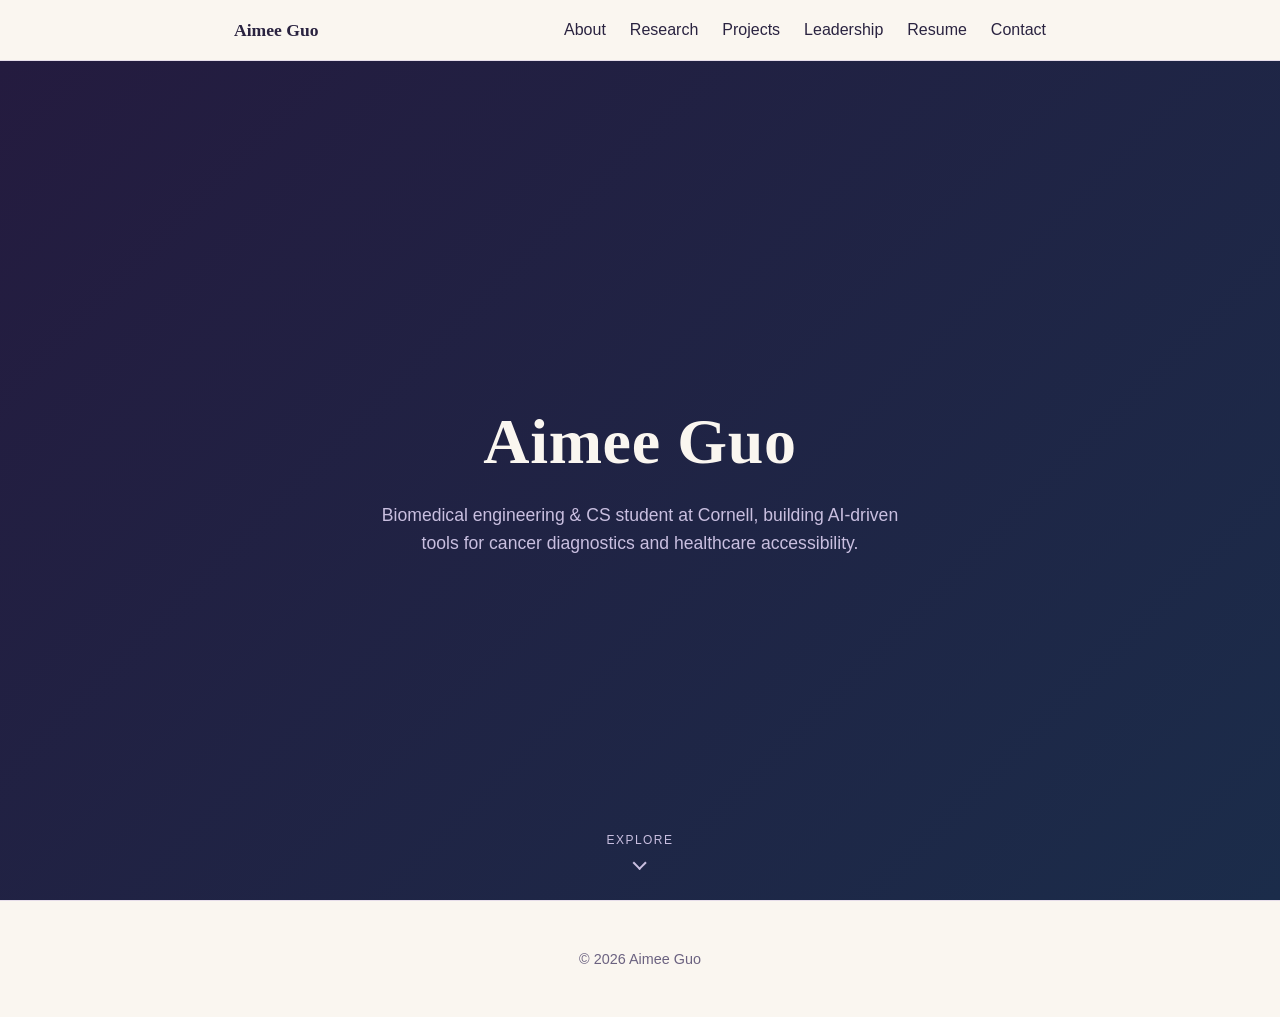
<file: index.html>
<!DOCTYPE html>
<html lang="en">
<head>
  <meta charset="UTF-8" />
  <meta name="viewport" content="width=device-width, initial-scale=1.0" />
  <title>Aimee Guo</title>
  <meta name="description" content="Portfolio of Aimee Guo — projects, resume, and contact." />
  <link rel="stylesheet" href="style.css" />
</head>
<body>
  <header class="site-header">
    <nav class="nav">
      <a class="nav-brand" href="index.html">Aimee Guo</a>
      <button class="nav-toggle" id="navToggle" aria-label="Toggle menu" aria-expanded="false">
        <span></span><span></span><span></span>
      </button>
      <ul class="nav-links" id="navLinks">
        <li><a href="about.html">About</a></li>
        <li><a href="research.html">Research</a></li>
        <li><a href="projects.html">Projects</a></li>
        <li><a href="leadership.html">Leadership</a></li>
        <li><a href="resume.html">Resume</a></li>
        <li><a href="contact.html">Contact</a></li>
      </ul>
    </nav>
  </header>

  <main>
    <section class="hero">
      <h1>Aimee Guo</h1>
      <p class="tagline">Biomedical engineering & CS student at Cornell, building AI-driven tools for cancer diagnostics and healthcare accessibility.</p>
      <a class="scroll-cue" href="about.html" aria-label="Go to the About page">
        <span class="scroll-text">Explore</span>
        <span class="arrow" aria-hidden="true"></span>
      </a>
    </section>
  </main>

  <footer class="site-footer">
    <p>&copy; <span id="year"></span> Aimee Guo</p>
  </footer>

  <script src="script.js"></script>
</body>
</html>
</file>
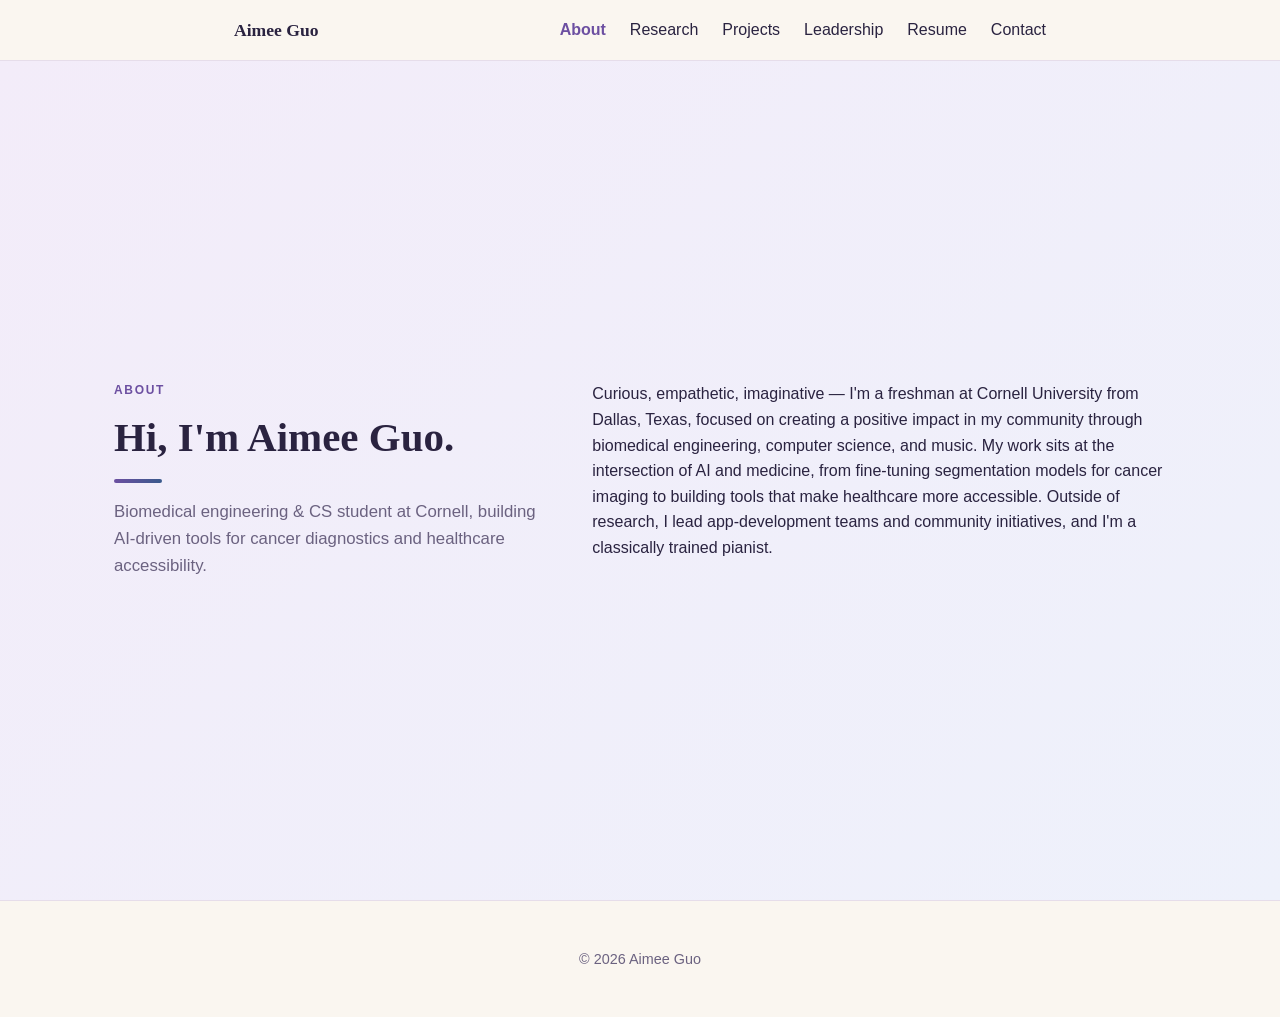
<file: about.html>
<!DOCTYPE html>
<html lang="en">
<head>
  <meta charset="UTF-8" />
  <meta name="viewport" content="width=device-width, initial-scale=1.0" />
  <title>About — Aimee Guo</title>
  <meta name="description" content="About Aimee Guo — biomedical engineering & CS student at Cornell." />
  <link rel="stylesheet" href="style.css" />
</head>
<body>
  <header class="site-header">
    <nav class="nav">
      <a class="nav-brand" href="index.html">Aimee Guo</a>
      <button class="nav-toggle" id="navToggle" aria-label="Toggle menu" aria-expanded="false">
        <span></span><span></span><span></span>
      </button>
      <ul class="nav-links" id="navLinks">
        <li><a href="about.html" class="active">About</a></li>
        <li><a href="research.html">Research</a></li>
        <li><a href="projects.html">Projects</a></li>
        <li><a href="leadership.html">Leadership</a></li>
        <li><a href="resume.html">Resume</a></li>
        <li><a href="contact.html">Contact</a></li>
      </ul>
    </nav>
  </header>

  <main>
    <section class="page-hero">
      <div class="page-hero-inner">
        <div class="page-hero-header">
          <p class="eyebrow">About</p>
          <h1>Hi, I'm Aimee Guo.</h1>
          <div class="accent-bar"></div>
          <p class="subtitle">Biomedical engineering & CS student at Cornell, building AI-driven tools for cancer diagnostics and healthcare accessibility.</p>
        </div>
        <div class="page-hero-content">
          <p>
            Curious, empathetic, imaginative — I'm a freshman at Cornell University from Dallas, Texas,
            focused on creating a positive impact in my community through biomedical engineering,
            computer science, and music. My work sits at the intersection of AI and medicine, from
            fine-tuning segmentation models for cancer imaging to building tools that make healthcare
            more accessible. Outside of research, I lead app-development teams and community
            initiatives, and I'm a classically trained pianist.
          </p>
        </div>
      </div>
    </section>
  </main>

  <footer class="site-footer">
    <p>&copy; <span id="year"></span> Aimee Guo</p>
  </footer>

  <script src="script.js"></script>
</body>
</html>
</file>
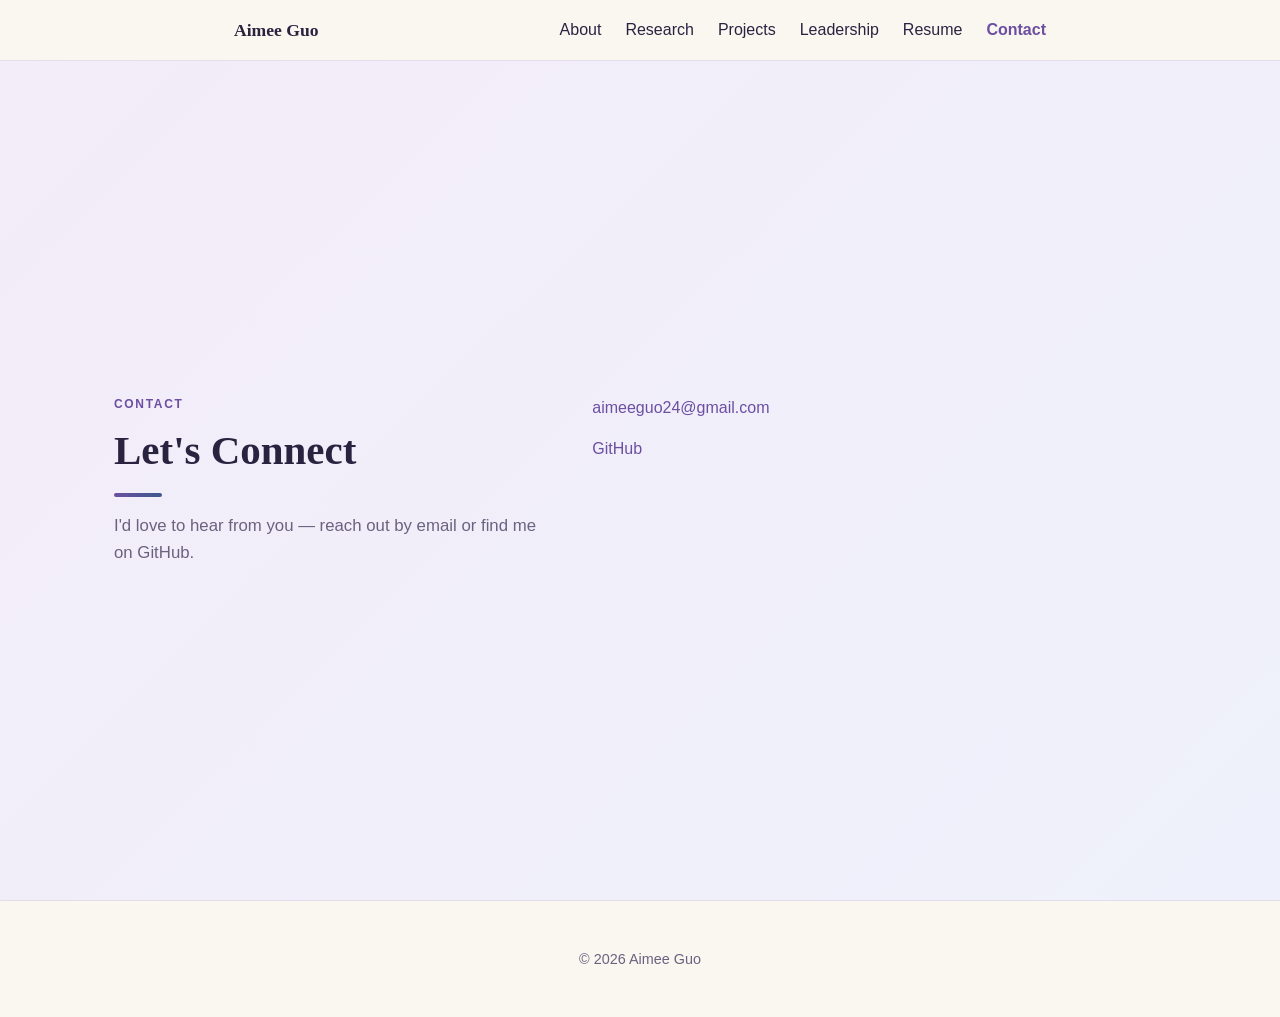
<file: contact.html>
<!DOCTYPE html>
<html lang="en">
<head>
  <meta charset="UTF-8" />
  <meta name="viewport" content="width=device-width, initial-scale=1.0" />
  <title>Contact — Aimee Guo</title>
  <meta name="description" content="Get in touch with Aimee Guo." />
  <link rel="stylesheet" href="style.css" />
</head>
<body>
  <header class="site-header">
    <nav class="nav">
      <a class="nav-brand" href="index.html">Aimee Guo</a>
      <button class="nav-toggle" id="navToggle" aria-label="Toggle menu" aria-expanded="false">
        <span></span><span></span><span></span>
      </button>
      <ul class="nav-links" id="navLinks">
        <li><a href="about.html">About</a></li>
        <li><a href="research.html">Research</a></li>
        <li><a href="projects.html">Projects</a></li>
        <li><a href="leadership.html">Leadership</a></li>
        <li><a href="resume.html">Resume</a></li>
        <li><a href="contact.html" class="active">Contact</a></li>
      </ul>
    </nav>
  </header>

  <main>
    <section class="page-hero">
      <div class="page-hero-inner">
        <div class="page-hero-header">
          <p class="eyebrow">Contact</p>
          <h1>Let's Connect</h1>
          <div class="accent-bar"></div>
          <p class="subtitle">I'd love to hear from you — reach out by email or find me on GitHub.</p>
        </div>
        <div class="page-hero-content">
          <p>
            <a href="mailto:aimeeguo24@gmail.com">aimeeguo24@gmail.com</a>
          </p>
          <ul class="social-links">
            <li><a href="https://github.com/aimeeguo24" target="_blank" rel="noopener">GitHub</a></li>
            <!-- <li><a href="https://www.linkedin.com/in/yourname" target="_blank" rel="noopener">LinkedIn</a></li> -->
          </ul>
        </div>
      </div>
    </section>
  </main>

  <footer class="site-footer">
    <p>&copy; <span id="year"></span> Aimee Guo</p>
  </footer>

  <script src="script.js"></script>
</body>
</html>
</file>
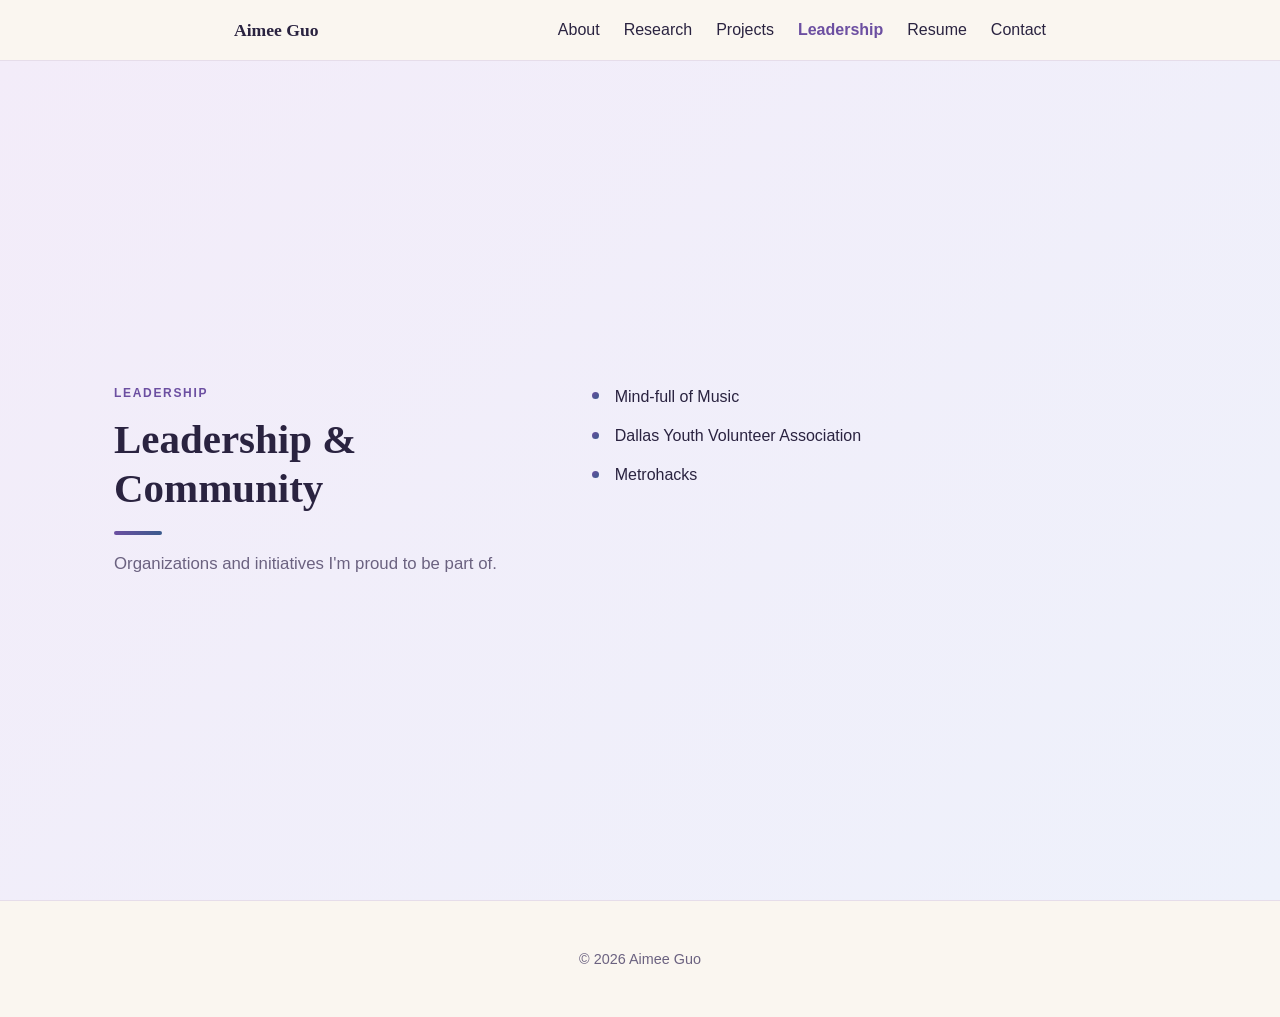
<file: leadership.html>
<!DOCTYPE html>
<html lang="en">
<head>
  <meta charset="UTF-8" />
  <meta name="viewport" content="width=device-width, initial-scale=1.0" />
  <title>Leadership — Aimee Guo</title>
  <meta name="description" content="Leadership and community initiatives led by Aimee Guo." />
  <link rel="stylesheet" href="style.css" />
</head>
<body>
  <header class="site-header">
    <nav class="nav">
      <a class="nav-brand" href="index.html">Aimee Guo</a>
      <button class="nav-toggle" id="navToggle" aria-label="Toggle menu" aria-expanded="false">
        <span></span><span></span><span></span>
      </button>
      <ul class="nav-links" id="navLinks">
        <li><a href="about.html">About</a></li>
        <li><a href="research.html">Research</a></li>
        <li><a href="projects.html">Projects</a></li>
        <li><a href="leadership.html" class="active">Leadership</a></li>
        <li><a href="resume.html">Resume</a></li>
        <li><a href="contact.html">Contact</a></li>
      </ul>
    </nav>
  </header>

  <main>
    <section class="page-hero">
      <div class="page-hero-inner">
        <div class="page-hero-header">
          <p class="eyebrow">Leadership</p>
          <h1>Leadership & Community</h1>
          <div class="accent-bar"></div>
          <p class="subtitle">Organizations and initiatives I'm proud to be part of.</p>
        </div>
        <div class="page-hero-content">
          <ul class="highlights">
            <li><a href="https://www.mindfullofmusic.org/" target="_blank" rel="noopener">Mind-full of Music</a></li>
            <li><a href="https://www.dallasyva.org/" target="_blank" rel="noopener">Dallas Youth Volunteer Association</a></li>
            <li><a href="https://metrohacks.dev/" target="_blank" rel="noopener">Metrohacks</a></li>
          </ul>
        </div>
      </div>
    </section>
  </main>

  <footer class="site-footer">
    <p>&copy; <span id="year"></span> Aimee Guo</p>
  </footer>

  <script src="script.js"></script>
</body>
</html>
</file>
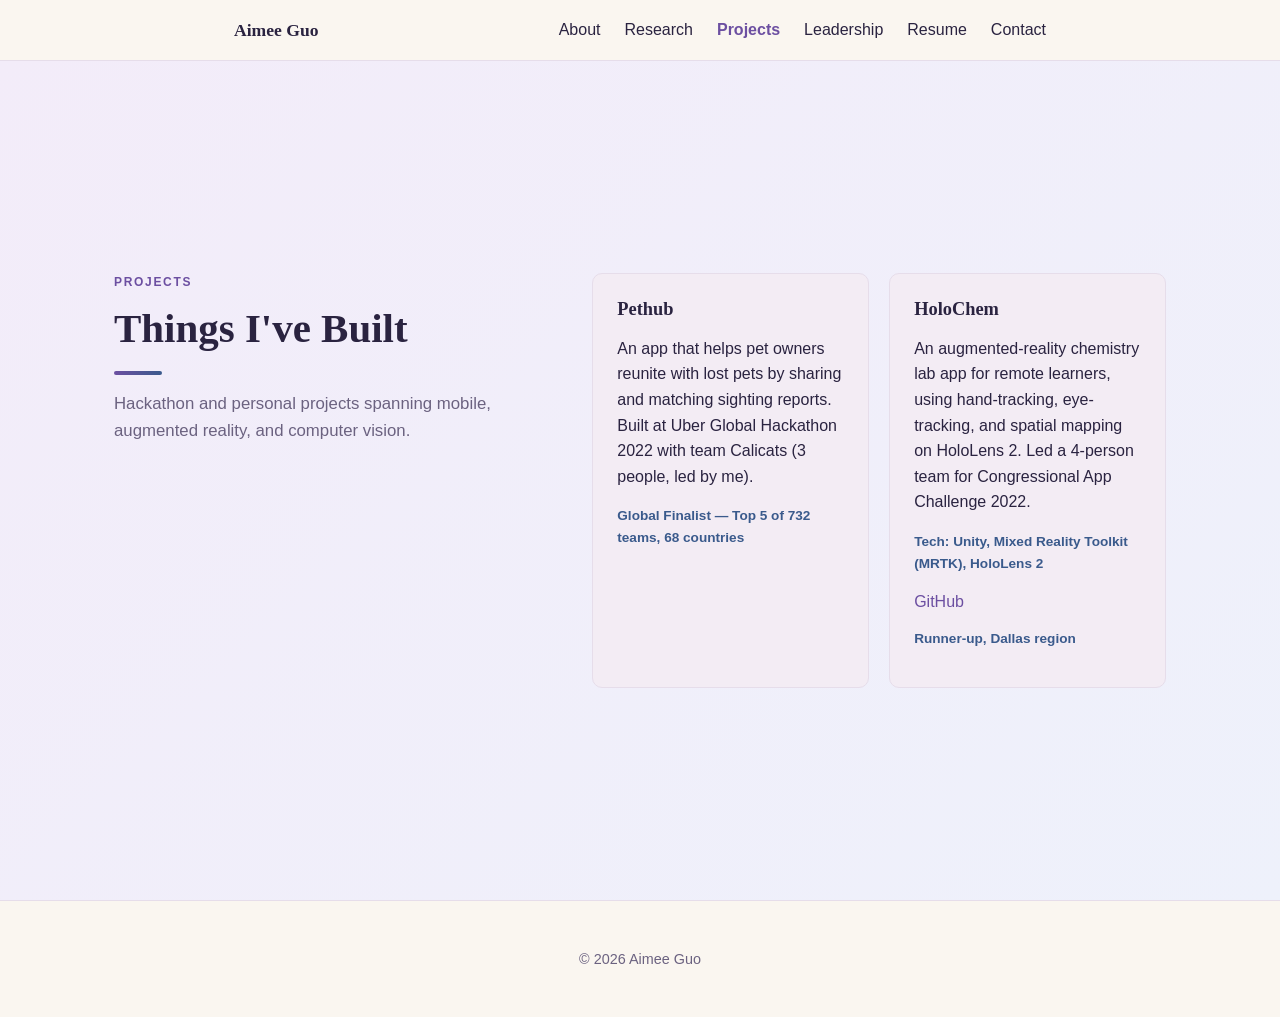
<file: projects.html>
<!DOCTYPE html>
<html lang="en">
<head>
  <meta charset="UTF-8" />
  <meta name="viewport" content="width=device-width, initial-scale=1.0" />
  <title>Projects — Aimee Guo</title>
  <meta name="description" content="Projects built by Aimee Guo, including Pethub and HoloChem." />
  <link rel="stylesheet" href="style.css" />
</head>
<body>
  <header class="site-header">
    <nav class="nav">
      <a class="nav-brand" href="index.html">Aimee Guo</a>
      <button class="nav-toggle" id="navToggle" aria-label="Toggle menu" aria-expanded="false">
        <span></span><span></span><span></span>
      </button>
      <ul class="nav-links" id="navLinks">
        <li><a href="about.html">About</a></li>
        <li><a href="research.html">Research</a></li>
        <li><a href="projects.html" class="active">Projects</a></li>
        <li><a href="leadership.html">Leadership</a></li>
        <li><a href="resume.html">Resume</a></li>
        <li><a href="contact.html">Contact</a></li>
      </ul>
    </nav>
  </header>

  <main>
    <section class="page-hero">
      <div class="page-hero-inner">
        <div class="page-hero-header">
          <p class="eyebrow">Projects</p>
          <h1>Things I've Built</h1>
          <div class="accent-bar"></div>
          <p class="subtitle">Hackathon and personal projects spanning mobile, augmented reality, and computer vision.</p>
        </div>
        <div class="page-hero-content">
          <div class="project-grid">
            <article class="project-card">
              <h3>Pethub</h3>
              <p>An app that helps pet owners reunite with lost pets by sharing and matching sighting reports. Built at Uber Global Hackathon 2022 with team Calicats (3 people, led by me).</p>
              <p class="tech">Global Finalist — Top 5 of 732 teams, 68 countries</p>
            </article>

            <article class="project-card">
              <h3>HoloChem</h3>
              <p>An augmented-reality chemistry lab app for remote learners, using hand-tracking, eye-tracking, and spatial mapping on HoloLens 2. Led a 4-person team for Congressional App Challenge 2022.</p>
              <p class="tech">Tech: Unity, Mixed Reality Toolkit (MRTK), HoloLens 2</p>
              <div class="project-links">
                <a href="https://github.com/aimeeguo24/HoloChem" target="_blank" rel="noopener">GitHub</a>
              </div>
              <p class="tech">Runner-up, Dallas region</p>
            </article>
          </div>
        </div>
      </div>
    </section>
  </main>

  <footer class="site-footer">
    <p>&copy; <span id="year"></span> Aimee Guo</p>
  </footer>

  <script src="script.js"></script>
</body>
</html>
</file>
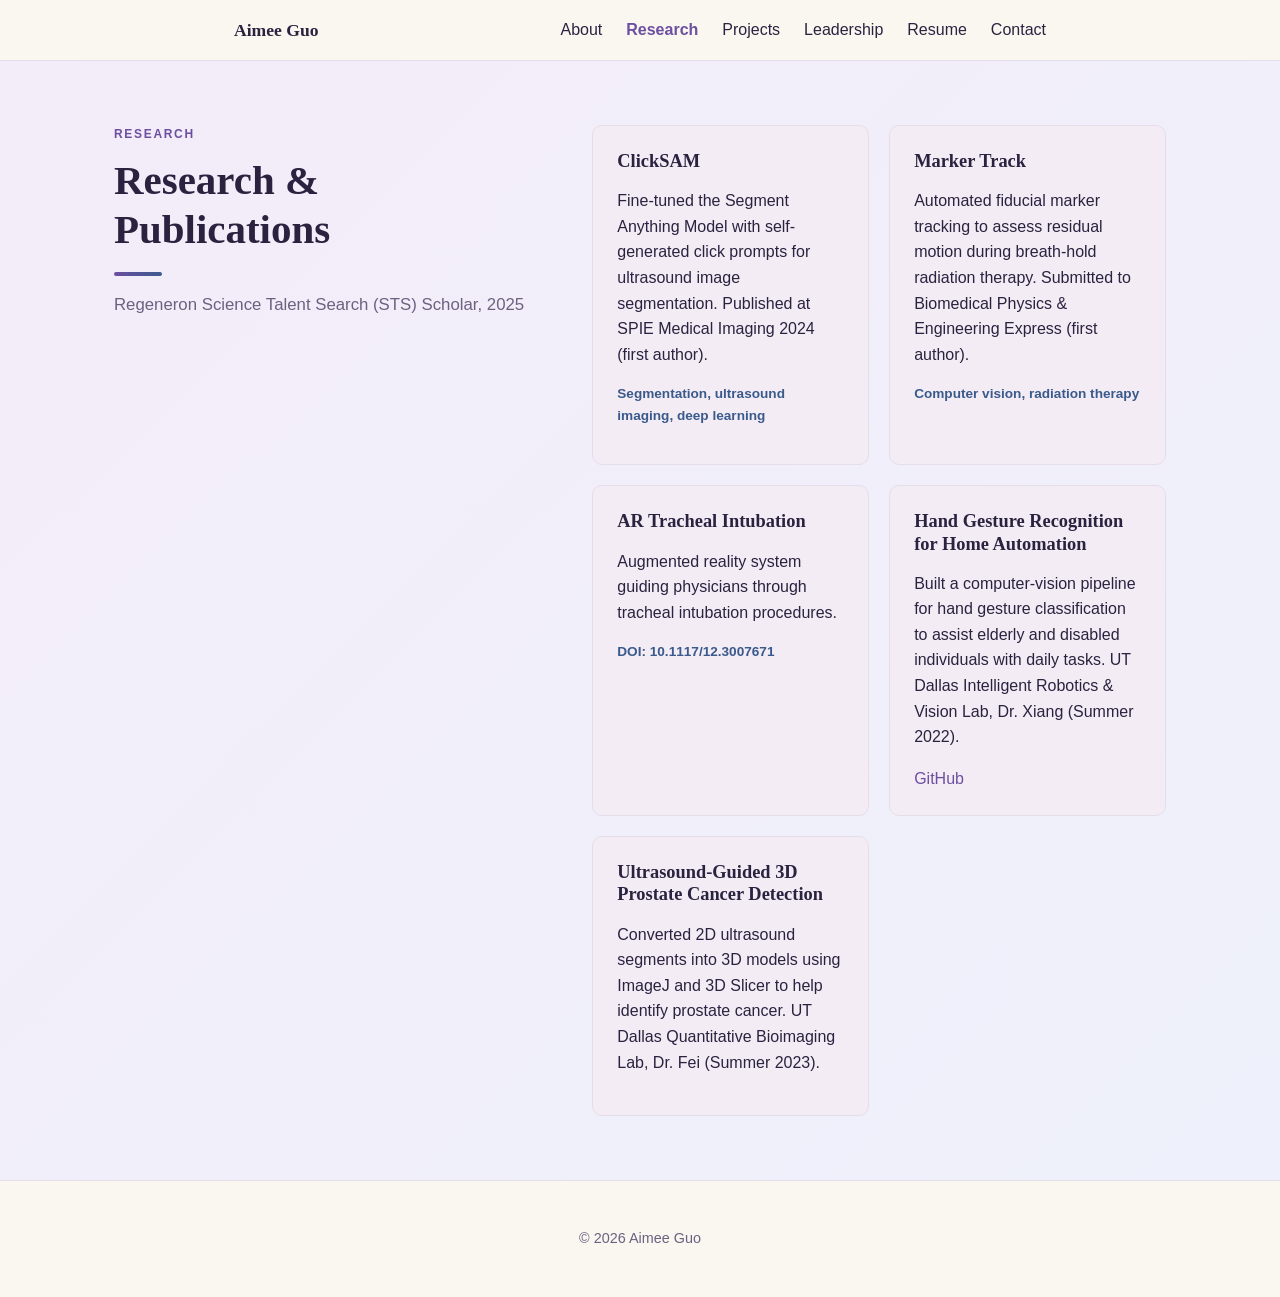
<file: research.html>
<!DOCTYPE html>
<html lang="en">
<head>
  <meta charset="UTF-8" />
  <meta name="viewport" content="width=device-width, initial-scale=1.0" />
  <title>Research — Aimee Guo</title>
  <meta name="description" content="Research by Aimee Guo in AI for medical imaging and healthcare accessibility." />
  <link rel="stylesheet" href="style.css" />
</head>
<body>
  <header class="site-header">
    <nav class="nav">
      <a class="nav-brand" href="index.html">Aimee Guo</a>
      <button class="nav-toggle" id="navToggle" aria-label="Toggle menu" aria-expanded="false">
        <span></span><span></span><span></span>
      </button>
      <ul class="nav-links" id="navLinks">
        <li><a href="about.html">About</a></li>
        <li><a href="research.html" class="active">Research</a></li>
        <li><a href="projects.html">Projects</a></li>
        <li><a href="leadership.html">Leadership</a></li>
        <li><a href="resume.html">Resume</a></li>
        <li><a href="contact.html">Contact</a></li>
      </ul>
    </nav>
  </header>

  <main>
    <section class="page-hero">
      <div class="page-hero-inner">
        <div class="page-hero-header">
          <p class="eyebrow">Research</p>
          <h1>Research & Publications</h1>
          <div class="accent-bar"></div>
          <p class="subtitle">Regeneron Science Talent Search (STS) Scholar, 2025</p>
        </div>
        <div class="page-hero-content">
          <div class="project-grid">
            <article class="project-card">
              <h3>ClickSAM</h3>
              <p>Fine-tuned the Segment Anything Model with self-generated click prompts for ultrasound image segmentation. Published at SPIE Medical Imaging 2024 (first author).</p>
              <p class="tech">Segmentation, ultrasound imaging, deep learning</p>
            </article>

            <article class="project-card">
              <h3>Marker Track</h3>
              <p>Automated fiducial marker tracking to assess residual motion during breath-hold radiation therapy. Submitted to Biomedical Physics & Engineering Express (first author).</p>
              <p class="tech">Computer vision, radiation therapy</p>
            </article>

            <article class="project-card">
              <h3>AR Tracheal Intubation</h3>
              <p>Augmented reality system guiding physicians through tracheal intubation procedures.</p>
              <p class="tech">DOI: 10.1117/12.3007671</p>
            </article>

            <article class="project-card">
              <h3>Hand Gesture Recognition for Home Automation</h3>
              <p>Built a computer-vision pipeline for hand gesture classification to assist elderly and disabled individuals with daily tasks. UT Dallas Intelligent Robotics & Vision Lab, Dr. Xiang (Summer 2022).</p>
              <div class="project-links">
                <a href="https://github.com/Evelyn-Ding/hand-gesture-classification" target="_blank" rel="noopener">GitHub</a>
              </div>
            </article>

            <article class="project-card">
              <h3>Ultrasound-Guided 3D Prostate Cancer Detection</h3>
              <p>Converted 2D ultrasound segments into 3D models using ImageJ and 3D Slicer to help identify prostate cancer. UT Dallas Quantitative Bioimaging Lab, Dr. Fei (Summer 2023).</p>
            </article>
          </div>
        </div>
      </div>
    </section>
  </main>

  <footer class="site-footer">
    <p>&copy; <span id="year"></span> Aimee Guo</p>
  </footer>

  <script src="script.js"></script>
</body>
</html>
</file>
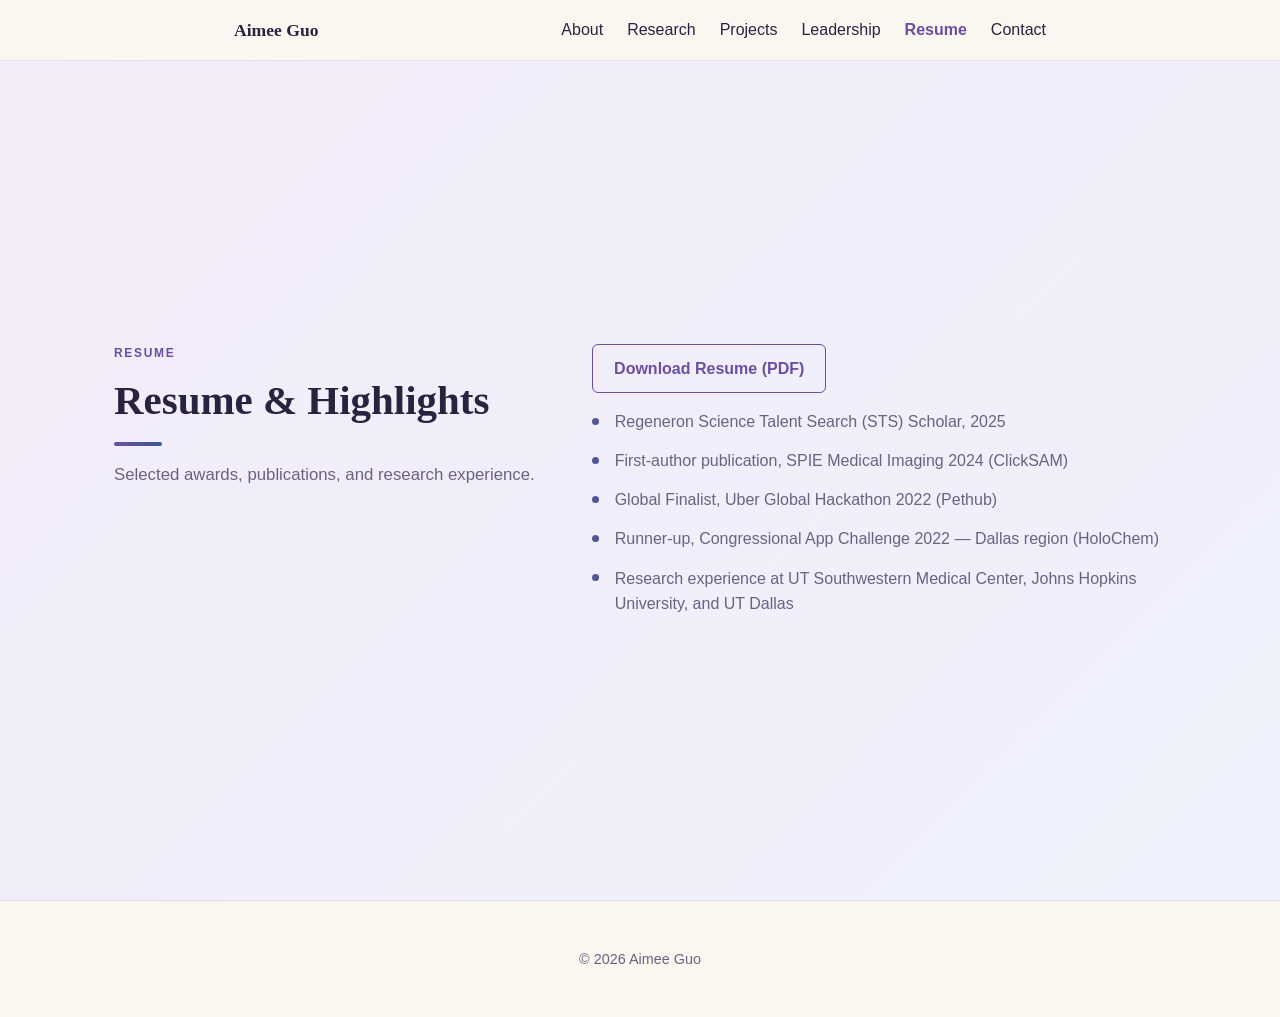
<file: resume.html>
<!DOCTYPE html>
<html lang="en">
<head>
  <meta charset="UTF-8" />
  <meta name="viewport" content="width=device-width, initial-scale=1.0" />
  <title>Resume — Aimee Guo</title>
  <meta name="description" content="Resume and highlights for Aimee Guo." />
  <link rel="stylesheet" href="style.css" />
</head>
<body>
  <header class="site-header">
    <nav class="nav">
      <a class="nav-brand" href="index.html">Aimee Guo</a>
      <button class="nav-toggle" id="navToggle" aria-label="Toggle menu" aria-expanded="false">
        <span></span><span></span><span></span>
      </button>
      <ul class="nav-links" id="navLinks">
        <li><a href="about.html">About</a></li>
        <li><a href="research.html">Research</a></li>
        <li><a href="projects.html">Projects</a></li>
        <li><a href="leadership.html">Leadership</a></li>
        <li><a href="resume.html" class="active">Resume</a></li>
        <li><a href="contact.html">Contact</a></li>
      </ul>
    </nav>
  </header>

  <main>
    <section class="page-hero">
      <div class="page-hero-inner">
        <div class="page-hero-header">
          <p class="eyebrow">Resume</p>
          <h1>Resume & Highlights</h1>
          <div class="accent-bar"></div>
          <p class="subtitle">Selected awards, publications, and research experience.</p>
        </div>
        <div class="page-hero-content">
          <p>
            <!-- TODO: drop your resume PDF into assets/resume.pdf, or remove this link if not ready yet -->
            <a class="btn btn-outline" href="assets/resume.pdf" target="_blank" rel="noopener">Download Resume (PDF)</a>
          </p>
          <ul class="highlights">
            <li>Regeneron Science Talent Search (STS) Scholar, 2025</li>
            <li>First-author publication, SPIE Medical Imaging 2024 (ClickSAM)</li>
            <li>Global Finalist, Uber Global Hackathon 2022 (Pethub)</li>
            <li>Runner-up, Congressional App Challenge 2022 — Dallas region (HoloChem)</li>
            <li>Research experience at UT Southwestern Medical Center, Johns Hopkins University, and UT Dallas</li>
          </ul>
        </div>
      </div>
    </section>
  </main>

  <footer class="site-footer">
    <p>&copy; <span id="year"></span> Aimee Guo</p>
  </footer>

  <script src="script.js"></script>
</body>
</html>
</file>
<file: style.css>
:root {
  --bg: #faf6f0;
  --text: #2a2340;
  --muted: #6b6280;
  --accent: #6c4fa1;
  --accent-2: #3a5a8c;
  --accent-hover: #55407f;
  --border: #e6ddea;
  --card-bg: #f3ecf4;
  --max-width: 860px;

  --hero-bg-start: #241b3f;
  --hero-bg-end: #1b2c4a;
  --hero-text: #faf6f0;
  --hero-muted: #c9bfe0;

  --band-start: #f3ecf9;
  --band-end: #eef1fb;
}

* {
  box-sizing: border-box;
}

html {
  scroll-behavior: smooth;
}

body {
  margin: 0;
  font-family: -apple-system, BlinkMacSystemFont, "Segoe UI", Helvetica, Arial, sans-serif;
  color: var(--text);
  background: var(--bg);
  line-height: 1.6;
}

a {
  color: var(--accent);
  text-decoration: none;
}

a:hover {
  text-decoration: underline;
}

h1, h2, h3 {
  line-height: 1.2;
  font-family: Georgia, "Times New Roman", serif;
}

/* Header / Nav */

.site-header {
  border-bottom: 1px solid var(--border);
  position: sticky;
  top: 0;
  background: var(--bg);
  z-index: 10;
}

.nav {
  max-width: var(--max-width);
  margin: 0 auto;
  display: flex;
  align-items: center;
  justify-content: space-between;
  padding: 1rem 1.5rem;
}

.nav-brand {
  font-family: Georgia, "Times New Roman", serif;
  font-weight: 700;
  font-size: 1.1rem;
  color: var(--text);
}

.site-header.scrolled {
  box-shadow: 0 1px 10px rgba(108, 79, 161, 0.12);
}

.nav-links {
  list-style: none;
  display: flex;
  gap: 1.5rem;
  margin: 0;
  padding: 0;
}

.nav-links a {
  color: var(--text);
}

.nav-links a.active {
  color: var(--accent);
  font-weight: 600;
}

.nav-toggle {
  display: none;
  flex-direction: column;
  gap: 4px;
  background: none;
  border: none;
  cursor: pointer;
  padding: 0.5rem;
}

.nav-toggle span {
  width: 22px;
  height: 2px;
  background: var(--text);
  display: block;
}

/* Hero (home) */

.hero {
  min-height: calc(100vh - 61px);
  min-height: calc(100dvh - 61px);
  display: flex;
  flex-direction: column;
  align-items: center;
  justify-content: center;
  text-align: center;
  gap: 1.25rem;
  padding: 3rem 1.5rem;
  position: relative;
  background: linear-gradient(135deg, var(--hero-bg-start), var(--hero-bg-end));
  color: var(--hero-text);
}

.hero h1 {
  font-size: clamp(2.5rem, 6vw, 4rem);
  margin: 0;
  letter-spacing: 0.01em;
}

.hero .tagline {
  color: var(--hero-muted);
  font-size: 1.1rem;
  max-width: 34rem;
  margin: 0;
}

.scroll-cue {
  position: absolute;
  bottom: 2rem;
  left: 50%;
  transform: translateX(-50%);
  display: flex;
  flex-direction: column;
  align-items: center;
  gap: 0.5rem;
  color: var(--hero-muted);
}

.scroll-cue:hover {
  color: var(--hero-text);
}

.scroll-text {
  font-size: 0.75rem;
  letter-spacing: 0.12em;
  text-transform: uppercase;
}

.scroll-cue .arrow {
  width: 10px;
  height: 10px;
  border-right: 2px solid currentColor;
  border-bottom: 2px solid currentColor;
  transform: rotate(45deg);
  animation: scroll-bounce 1.8s ease-in-out infinite;
}

@keyframes scroll-bounce {
  0%, 100% {
    transform: rotate(45deg) translate(0, 0);
    opacity: 0.6;
  }
  50% {
    transform: rotate(45deg) translate(5px, 5px);
    opacity: 1;
  }
}

/* Page header (inner pages) */

.page-hero {
  min-height: calc(100vh - 61px);
  min-height: calc(100dvh - 61px);
  display: flex;
  align-items: center;
  background: linear-gradient(135deg, var(--band-start), var(--band-end));
}

.page-hero-inner {
  max-width: 1100px;
  margin: 0 auto;
  width: 100%;
  display: grid;
  grid-template-columns: minmax(0, 0.9fr) minmax(0, 1.2fr);
  gap: 3rem;
  padding: 4rem 1.5rem;
  align-items: start;
}

.page-hero-header {
  position: sticky;
  top: 6rem;
}

.eyebrow {
  text-transform: uppercase;
  letter-spacing: 0.14em;
  font-size: 0.75rem;
  font-weight: 700;
  color: var(--accent);
  margin: 0 0 0.75rem;
}

.page-hero-header h1 {
  font-size: clamp(2rem, 3.2vw, 2.75rem);
  margin: 0;
}

.accent-bar {
  width: 3rem;
  height: 4px;
  border-radius: 2px;
  background: linear-gradient(90deg, var(--accent), var(--accent-2));
  margin: 1.1rem 0 0;
}

.page-hero-header .subtitle {
  color: var(--muted);
  font-size: 1.05rem;
  margin: 1rem 0 0;
  max-width: 28rem;
}

.page-hero-content {
  min-width: 0;
}

.page-hero-content > p:first-child {
  margin-top: 0;
}

/* Buttons */

.btn {
  display: inline-block;
  background: linear-gradient(135deg, var(--accent), var(--accent-2));
  color: #fff;
  padding: 0.65rem 1.3rem;
  border-radius: 6px;
  font-weight: 600;
}

.btn:hover {
  filter: brightness(0.93);
  text-decoration: none;
}

.btn-outline {
  background: transparent;
  color: var(--accent);
  border: 1px solid var(--accent);
}

.btn-outline:hover {
  background: var(--card-bg);
}

/* Projects */

.project-grid {
  display: grid;
  grid-template-columns: repeat(auto-fill, minmax(240px, 1fr));
  gap: 1.25rem;
}

.project-card {
  background: var(--card-bg);
  border: 1px solid var(--border);
  border-radius: 10px;
  padding: 1.5rem;
  transition: box-shadow 0.2s ease, transform 0.2s ease, border-color 0.2s ease;
}

.project-card:hover {
  border-color: var(--accent);
  box-shadow: 0 10px 28px rgba(108, 79, 161, 0.14);
  transform: translateY(-2px);
}

.project-card h3 {
  margin-top: 0;
  margin-bottom: 0.5rem;
  font-size: 1.15rem;
}

.project-card .tech {
  color: var(--accent-2);
  font-size: 0.85rem;
  font-weight: 600;
}

.project-links {
  display: flex;
  gap: 1rem;
  margin-top: 0.9rem;
}

/* Highlights (Leadership / Resume lists) */

.highlights {
  list-style: none;
  padding: 0;
  margin: 0;
  display: flex;
  flex-direction: column;
  gap: 0.85rem;
}

.highlights li {
  position: relative;
  padding-left: 1.4rem;
  color: var(--muted);
}

.highlights li::before {
  content: "";
  position: absolute;
  left: 0;
  top: 0.55em;
  width: 7px;
  height: 7px;
  border-radius: 50%;
  background: linear-gradient(135deg, var(--accent), var(--accent-2));
}

.highlights li a {
  color: var(--text);
  font-weight: 500;
}

/* Contact */

.social-links {
  list-style: none;
  display: flex;
  gap: 1.25rem;
  padding: 0;
  margin: 1rem 0 0;
}

/* Footer */

.site-footer {
  text-align: center;
  padding: 2rem 1.5rem;
  color: var(--muted);
  font-size: 0.9rem;
  border-top: 1px solid var(--border);
}

/* Responsive page headers */

@media (max-width: 860px) {
  .page-hero {
    min-height: auto;
    display: block;
  }

  .page-hero-inner {
    grid-template-columns: 1fr;
    gap: 2rem;
    padding: 3rem 1.5rem 2.5rem;
  }

  .page-hero-header {
    position: static;
  }
}

/* Responsive nav */

@media (max-width: 640px) {
  .nav-toggle {
    display: flex;
  }

  .nav-links {
    position: absolute;
    top: 100%;
    left: 0;
    right: 0;
    background: var(--bg);
    border-bottom: 1px solid var(--border);
    flex-direction: column;
    gap: 0;
    padding: 0;
    max-height: 0;
    overflow: hidden;
    transition: max-height 0.2s ease;
  }

  .nav-links.open {
    max-height: 240px;
  }

  .nav-links li {
    border-top: 1px solid var(--border);
  }

  .nav-links a {
    display: block;
    padding: 0.9rem 1.5rem;
  }
}

@media (prefers-reduced-motion: reduce) {
  html {
    scroll-behavior: auto;
  }

  .scroll-cue .arrow {
    animation: none;
  }
}
</file>
